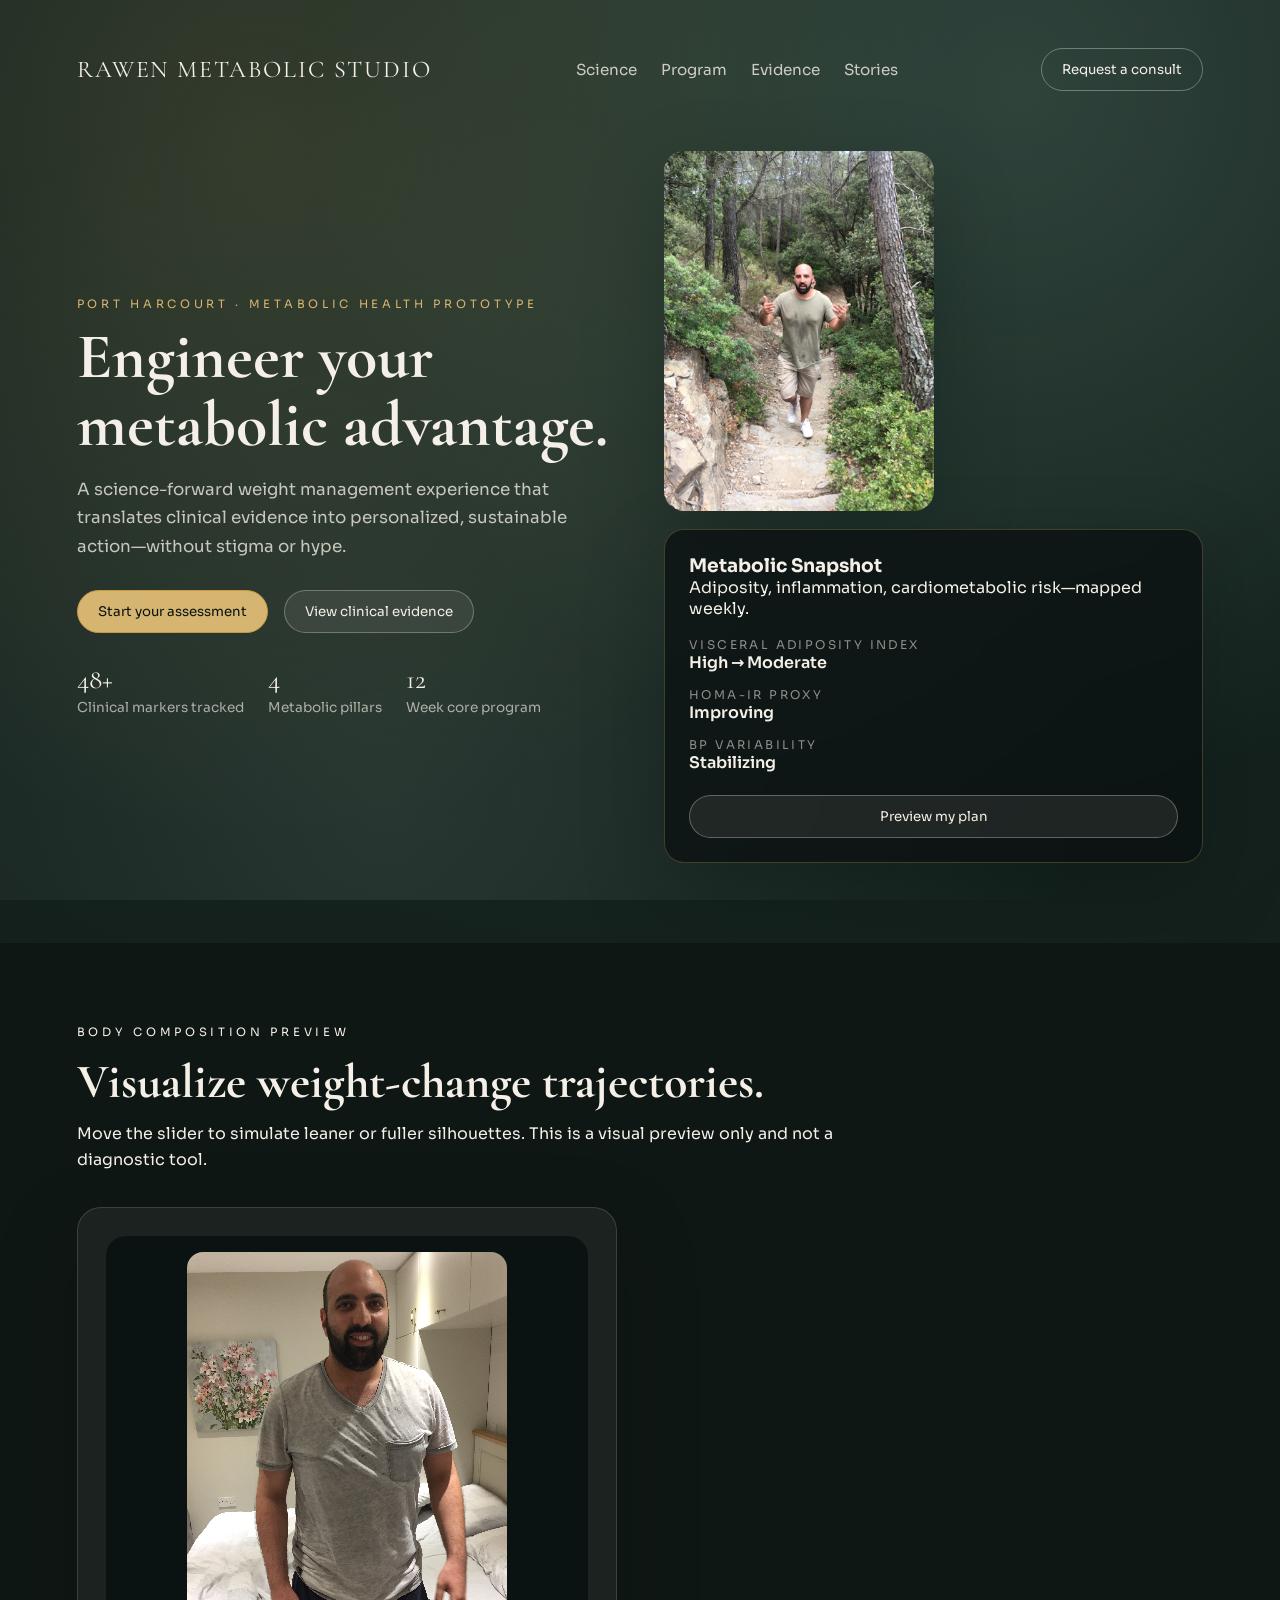
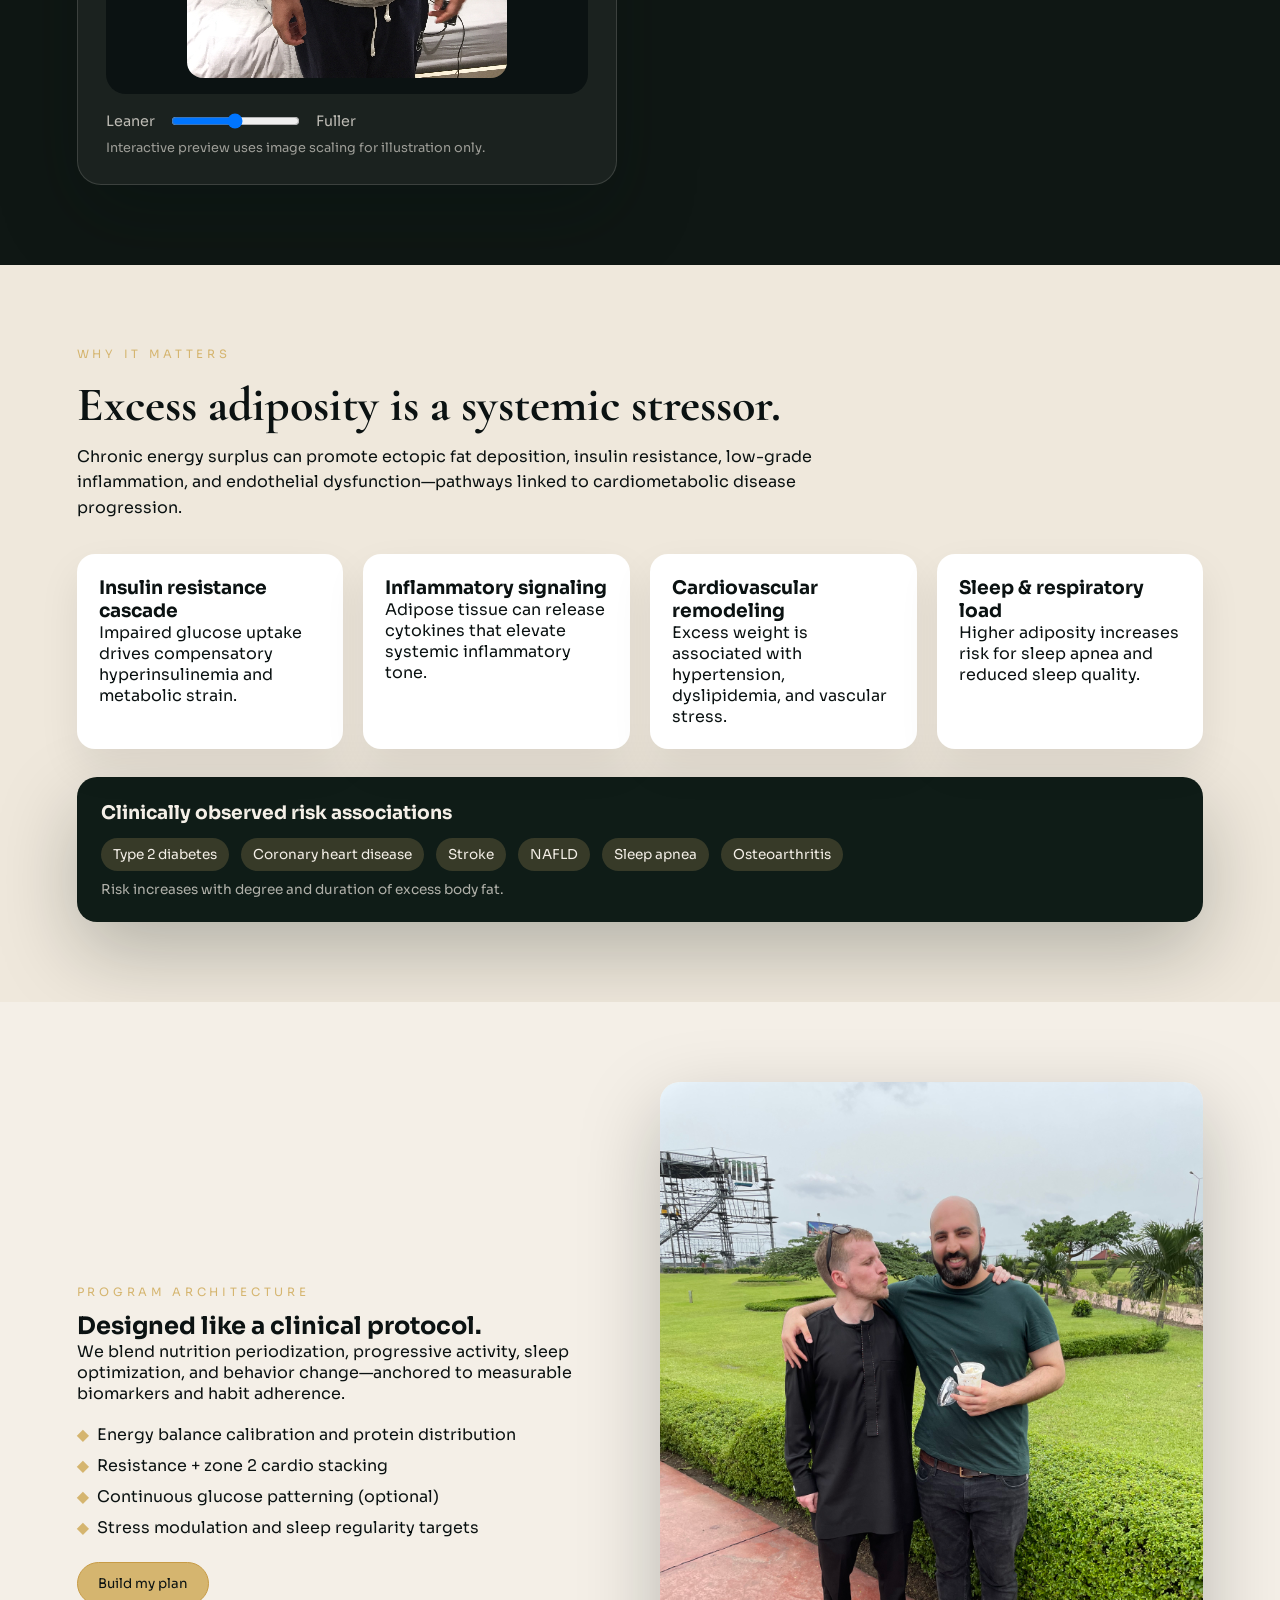
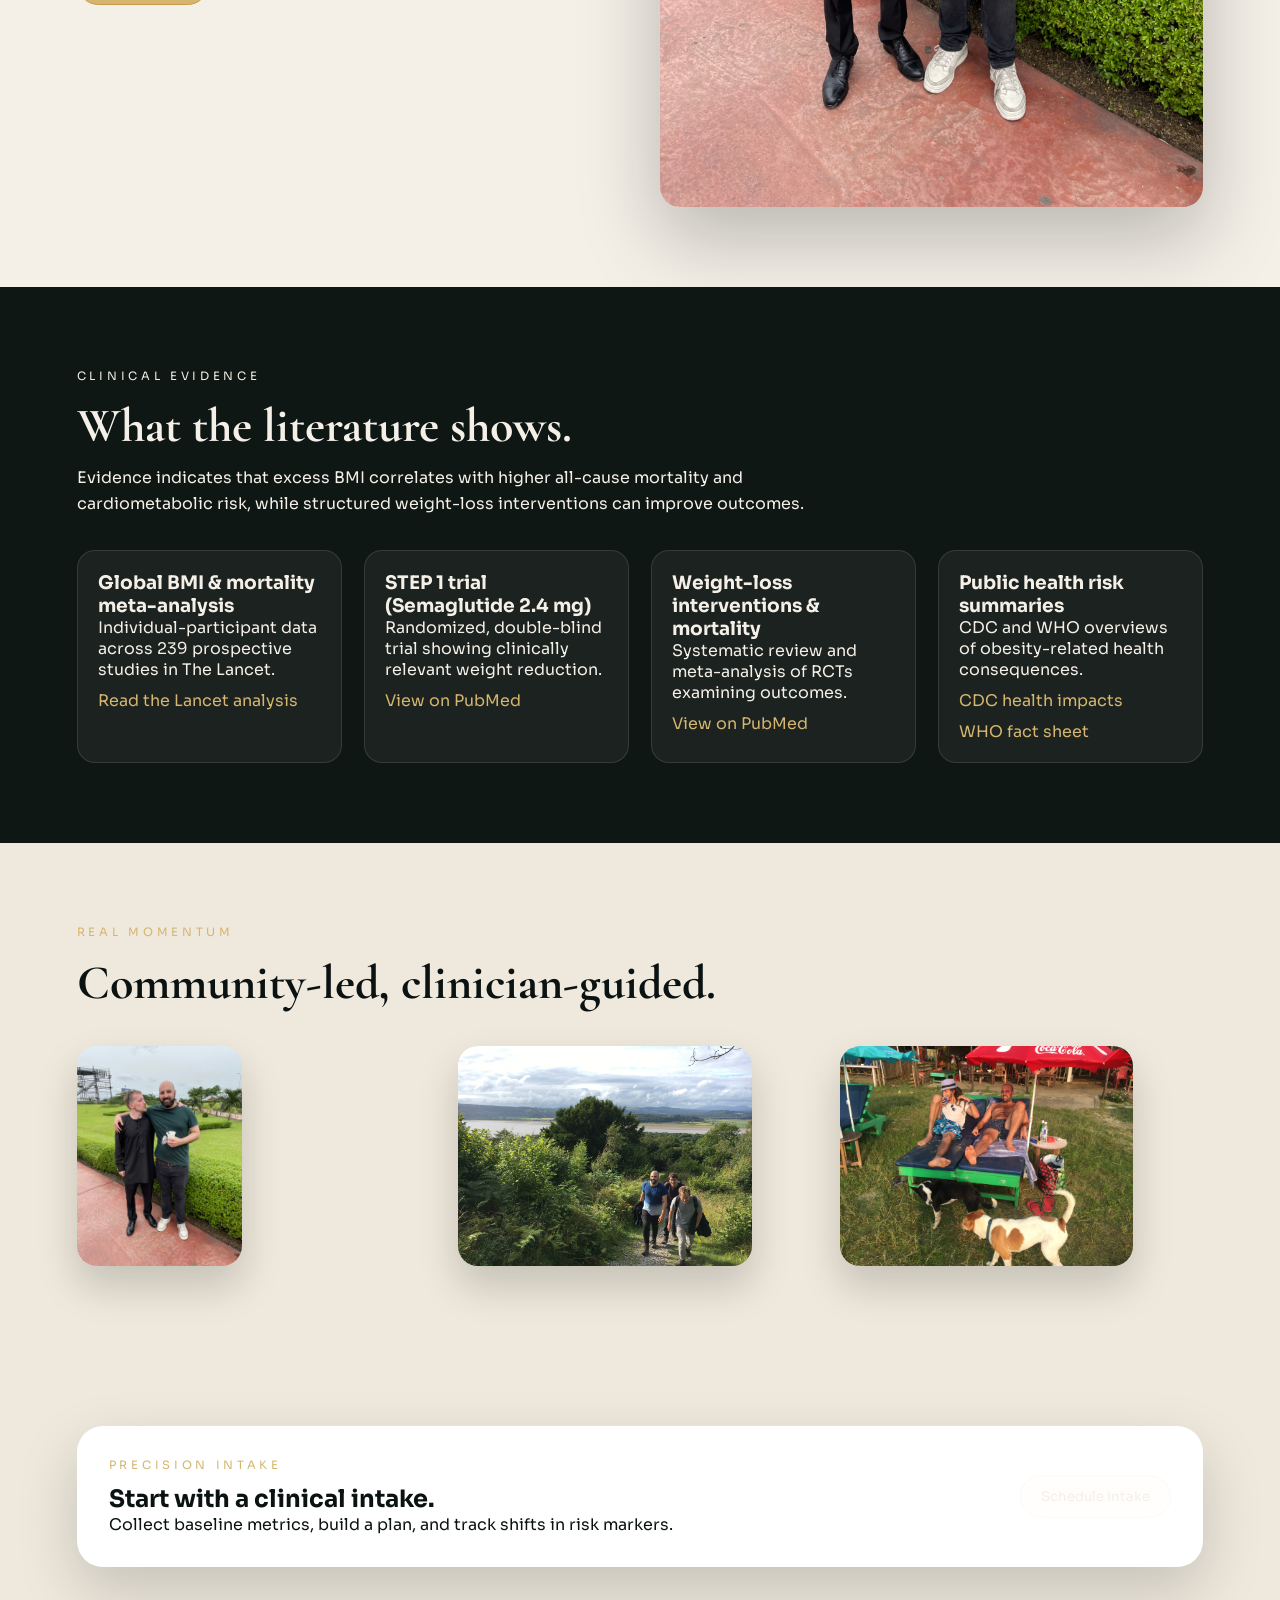
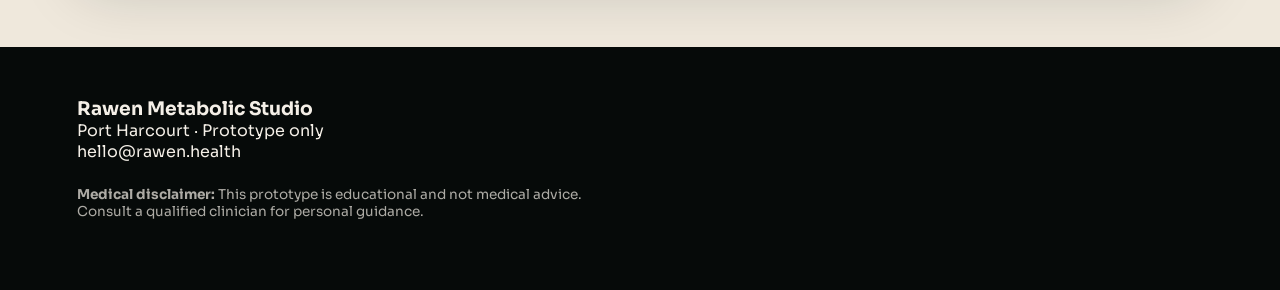
<file: docs/index.html>
<!DOCTYPE html>
<html lang="en">
<head>
  <meta charset="UTF-8" />
  <meta name="viewport" content="width=device-width, initial-scale=1.0" />
  <title>Rawen Metabolic Studio</title>
  <link rel="preconnect" href="https://fonts.googleapis.com" />
  <link rel="preconnect" href="https://fonts.gstatic.com" crossorigin />
  <link href="https://fonts.googleapis.com/css2?family=Cormorant+Garamond:wght@400;500;600;700&family=Sora:wght@300;400;500;600;700&display=swap" rel="stylesheet" />
  <link rel="stylesheet" href="styles.css?v=79c1704" />
</head>
<body>
  <div class="aura"></div>

  <header class="hero">
    <nav class="nav">
      <div class="logo">Rawen Metabolic Studio</div>
      <div class="nav-links">
        <a href="#science">Science</a>
        <a href="#program">Program</a>
        <a href="#evidence">Evidence</a>
        <a href="#stories">Stories</a>
      </div>
      <button class="btn ghost">Request a consult</button>
    </nav>

    <div class="hero-grid">
      <div class="hero-copy">
        <p class="eyebrow">Port Harcourt · Metabolic Health Prototype</p>
        <h1>Engineer your metabolic advantage.</h1>
        <p class="lead">
          A science-forward weight management experience that translates clinical evidence
          into personalized, sustainable action—without stigma or hype.
        </p>
        <div class="hero-actions">
          <button class="btn primary">Start your assessment</button>
          <button class="btn light">View clinical evidence</button>
        </div>
        <div class="metrics">
          <div>
            <span class="metric">48+</span>
            <span class="label">Clinical markers tracked</span>
          </div>
          <div>
            <span class="metric">4</span>
            <span class="label">Metabolic pillars</span>
          </div>
          <div>
            <span class="metric">12</span>
            <span class="label">Week core program</span>
          </div>
        </div>
      </div>

      <div class="hero-media">
        <img src="assets/hero-hike.jpg" alt="Trail walk" />
        <div class="hero-card">
          <h3>Metabolic Snapshot</h3>
          <p>Adiposity, inflammation, cardiometabolic risk—mapped weekly.</p>
          <div class="snapshot">
            <div>
              <span>Visceral adiposity index</span>
              <strong>High → Moderate</strong>
            </div>
            <div>
              <span>HOMA-IR proxy</span>
              <strong>Improving</strong>
            </div>
            <div>
              <span>BP variability</span>
              <strong>Stabilizing</strong>
            </div>
          </div>
          <button class="btn light full">Preview my plan</button>
        </div>
      </div>
    </div>
  </header>

  <section class="section slider-section">
    <div class="section-title">
      <p class="eyebrow">Body Composition Preview</p>
      <h2>Visualize weight-change trajectories.</h2>
      <p>
        Move the slider to simulate leaner or fuller silhouettes. This is a
        visual preview only and not a diagnostic tool.
      </p>
    </div>
    <div class="slider-card">
      <div class="slider-frame">
        <canvas id="weightCanvas" width="720" height="960" aria-label="Weight change preview"></canvas>
      </div>
      <div class="slider-controls">
        <span>Leaner</span>
        <input id="weightSlider" type="range" min="-60" max="60" value="0" />
        <span>Fuller</span>
      </div>
      <p class="slider-note">Interactive preview uses image scaling for illustration only.</p>
    </div>
  </section>

  <section id="science" class="section science">
    <div class="section-title">
      <p class="eyebrow">Why It Matters</p>
      <h2>Excess adiposity is a systemic stressor.</h2>
      <p>
        Chronic energy surplus can promote ectopic fat deposition, insulin resistance,
        low-grade inflammation, and endothelial dysfunction—pathways linked to cardiometabolic
        disease progression.
      </p>
    </div>
    <div class="science-grid">
      <article>
        <h3>Insulin resistance cascade</h3>
        <p>Impaired glucose uptake drives compensatory hyperinsulinemia and metabolic strain.</p>
      </article>
      <article>
        <h3>Inflammatory signaling</h3>
        <p>Adipose tissue can release cytokines that elevate systemic inflammatory tone.</p>
      </article>
      <article>
        <h3>Cardiovascular remodeling</h3>
        <p>Excess weight is associated with hypertension, dyslipidemia, and vascular stress.</p>
      </article>
      <article>
        <h3>Sleep & respiratory load</h3>
        <p>Higher adiposity increases risk for sleep apnea and reduced sleep quality.</p>
      </article>
    </div>
    <div class="risk-panel">
      <h3>Clinically observed risk associations</h3>
      <div class="risk-list">
        <span>Type 2 diabetes</span>
        <span>Coronary heart disease</span>
        <span>Stroke</span>
        <span>NAFLD</span>
        <span>Sleep apnea</span>
        <span>Osteoarthritis</span>
      </div>
      <p class="risk-note">Risk increases with degree and duration of excess body fat.</p>
    </div>
  </section>

  <section id="program" class="section program">
    <div class="program-grid">
      <div class="program-copy">
        <p class="eyebrow">Program Architecture</p>
        <h2>Designed like a clinical protocol.</h2>
        <p>
          We blend nutrition periodization, progressive activity, sleep optimization,
          and behavior change—anchored to measurable biomarkers and habit adherence.
        </p>
        <ul class="feature-list">
          <li>Energy balance calibration and protein distribution</li>
          <li>Resistance + zone 2 cardio stacking</li>
          <li>Continuous glucose patterning (optional)</li>
          <li>Stress modulation and sleep regularity targets</li>
        </ul>
        <button class="btn primary">Build my plan</button>
      </div>
      <div class="program-media">
        <img src="assets/outdoor-duo.jpg" alt="Outdoor portrait" />
      </div>
    </div>
  </section>

  <section id="evidence" class="section evidence">
    <div class="section-title">
      <p class="eyebrow">Clinical Evidence</p>
      <h2>What the literature shows.</h2>
      <p>
        Evidence indicates that excess BMI correlates with higher all-cause mortality and
        cardiometabolic risk, while structured weight-loss interventions can improve outcomes.
      </p>
    </div>
    <div class="evidence-grid">
      <article>
        <h3>Global BMI & mortality meta-analysis</h3>
        <p>Individual-participant data across 239 prospective studies in The Lancet.</p>
        <a href="https://www.ukbiobank.ac.uk/publications/body-mass-index-and-all-cause-mortality-individual-participant-data-meta-analysis-of-239-prospective-studies-in-four-continents/" target="_blank" rel="noreferrer">Read the Lancet analysis</a>
      </article>
      <article>
        <h3>STEP 1 trial (Semaglutide 2.4 mg)</h3>
        <p>Randomized, double-blind trial showing clinically relevant weight reduction.</p>
        <a href="https://pubmed.ncbi.nlm.nih.gov/33567185/" target="_blank" rel="noreferrer">View on PubMed</a>
      </article>
      <article>
        <h3>Weight-loss interventions & mortality</h3>
        <p>Systematic review and meta-analysis of RCTs examining outcomes.</p>
        <a href="https://pubmed.ncbi.nlm.nih.gov/29138133/" target="_blank" rel="noreferrer">View on PubMed</a>
      </article>
      <article>
        <h3>Public health risk summaries</h3>
        <p>CDC and WHO overviews of obesity-related health consequences.</p>
        <a href="https://www.cdc.gov/healthy-weight-growth/food-activity/overweight-obesity-impacts-health.html" target="_blank" rel="noreferrer">CDC health impacts</a>
        <a href="https://www.who.int/news-room/fact-sheets/detail/obesity-and-overweight" target="_blank" rel="noreferrer">WHO fact sheet</a>
      </article>
    </div>
  </section>

  <section id="stories" class="section stories">
    <div class="section-title">
      <p class="eyebrow">Real Momentum</p>
      <h2>Community-led, clinician-guided.</h2>
    </div>
    <div class="gallery">
      <img src="assets/outdoor-duo.jpg" alt="Outdoor portrait" />
      <img src="assets/community-room.jpg" alt="Community gathering" />
      <img src="assets/beach-relax.jpg" alt="Beach break" />
    </div>
  </section>

  <section class="section cta">
    <div class="cta-card">
      <div>
        <p class="eyebrow">Precision Intake</p>
        <h2>Start with a clinical intake.</h2>
        <p>Collect baseline metrics, build a plan, and track shifts in risk markers.</p>
      </div>
      <button class="btn light">Schedule intake</button>
    </div>
  </section>

  <footer class="footer">
    <div>
      <h3>Rawen Metabolic Studio</h3>
      <p>Port Harcourt · Prototype only</p>
      <p>hello@rawen.health</p>
    </div>
    <div class="footer-note">
      <p><strong>Medical disclaimer:</strong> This prototype is educational and not medical advice. Consult a qualified clinician for personal guidance.</p>
    </div>
  </footer>

  <script src="app.js?v=79c1704"></script>
</body>
</html>
</file>
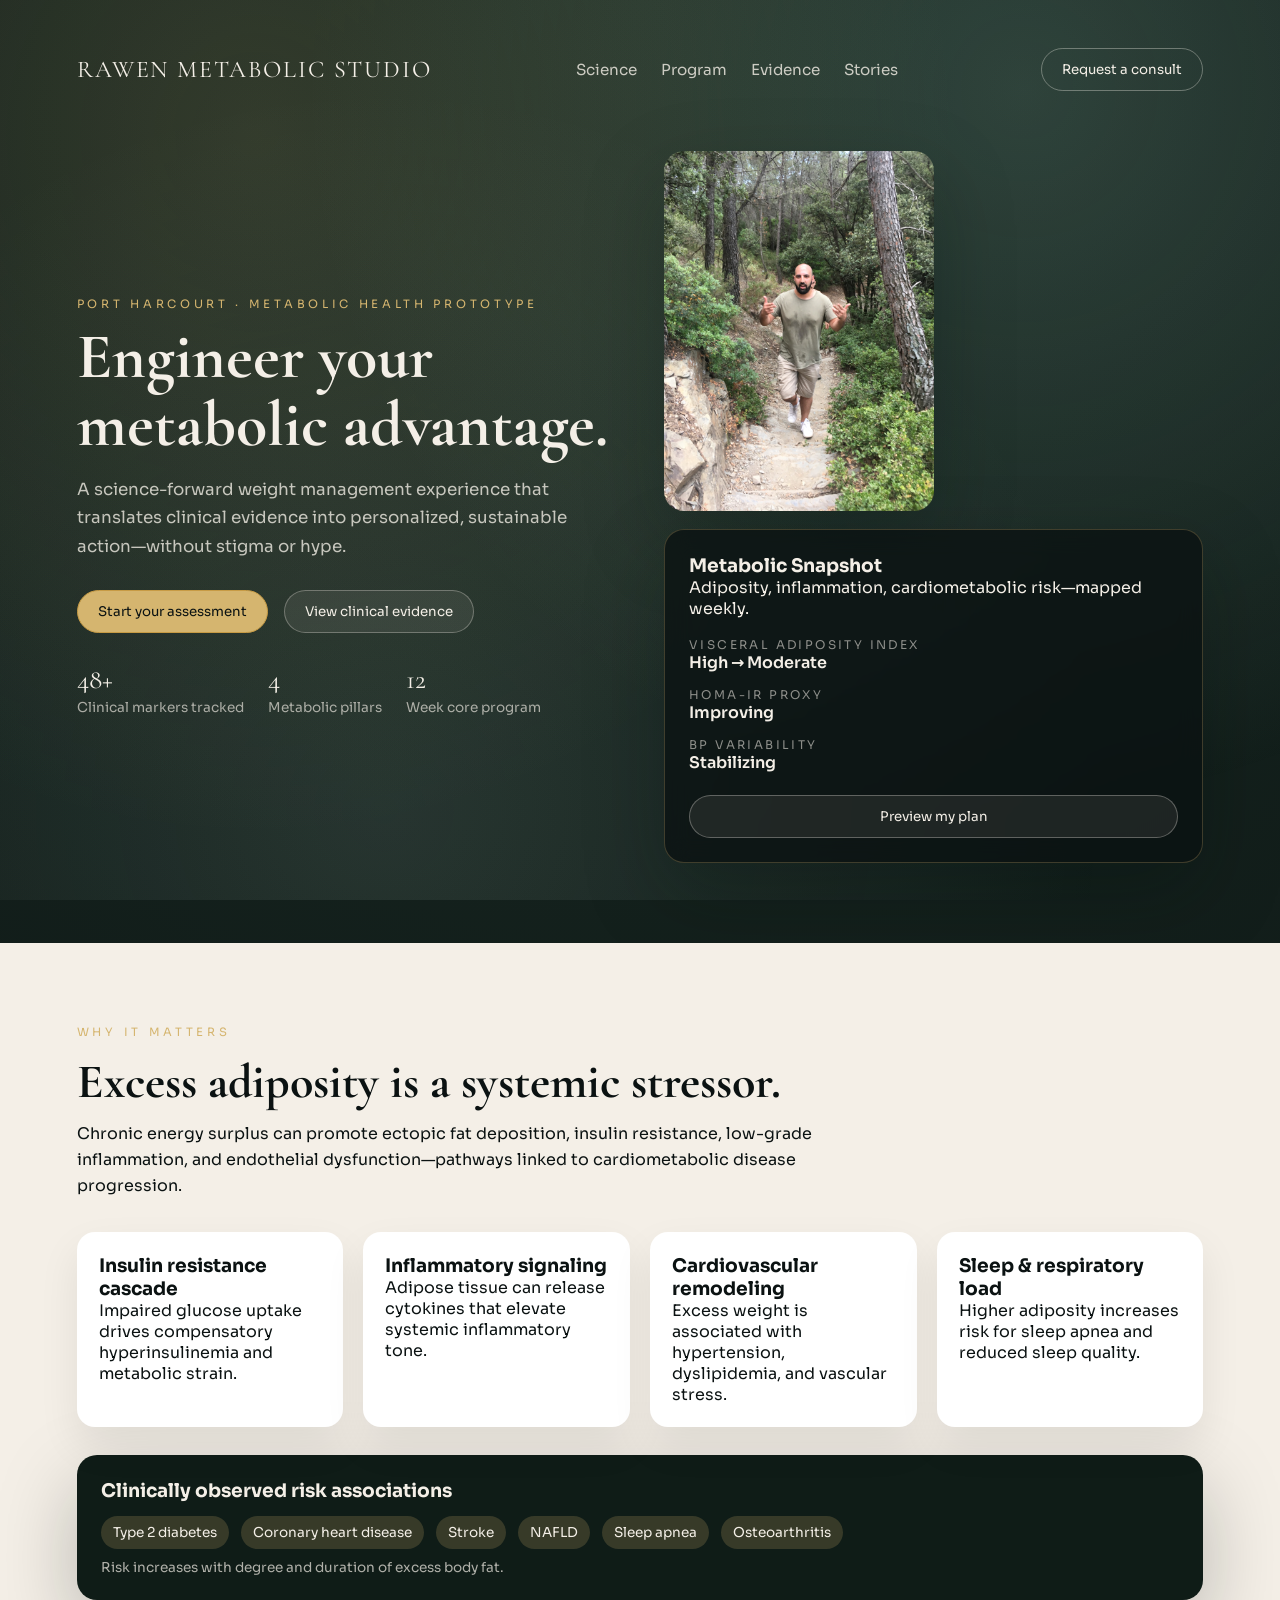
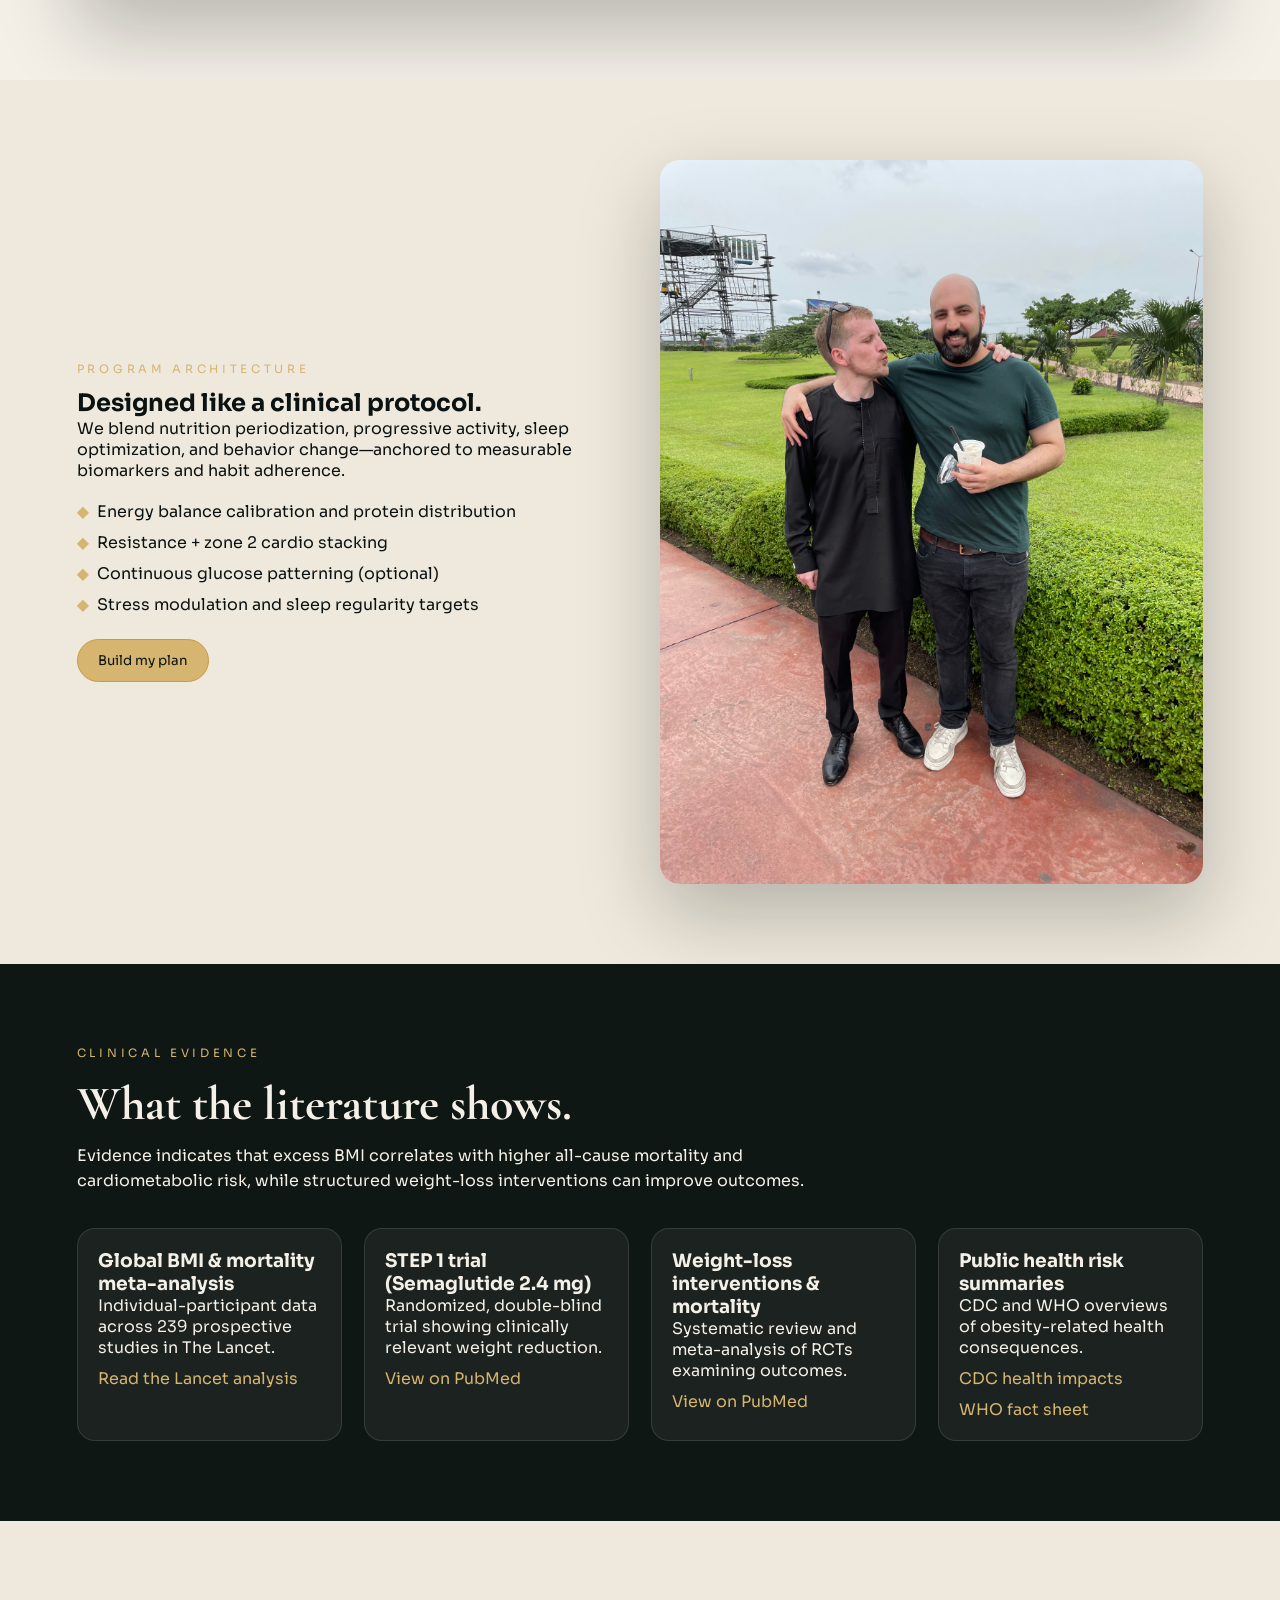
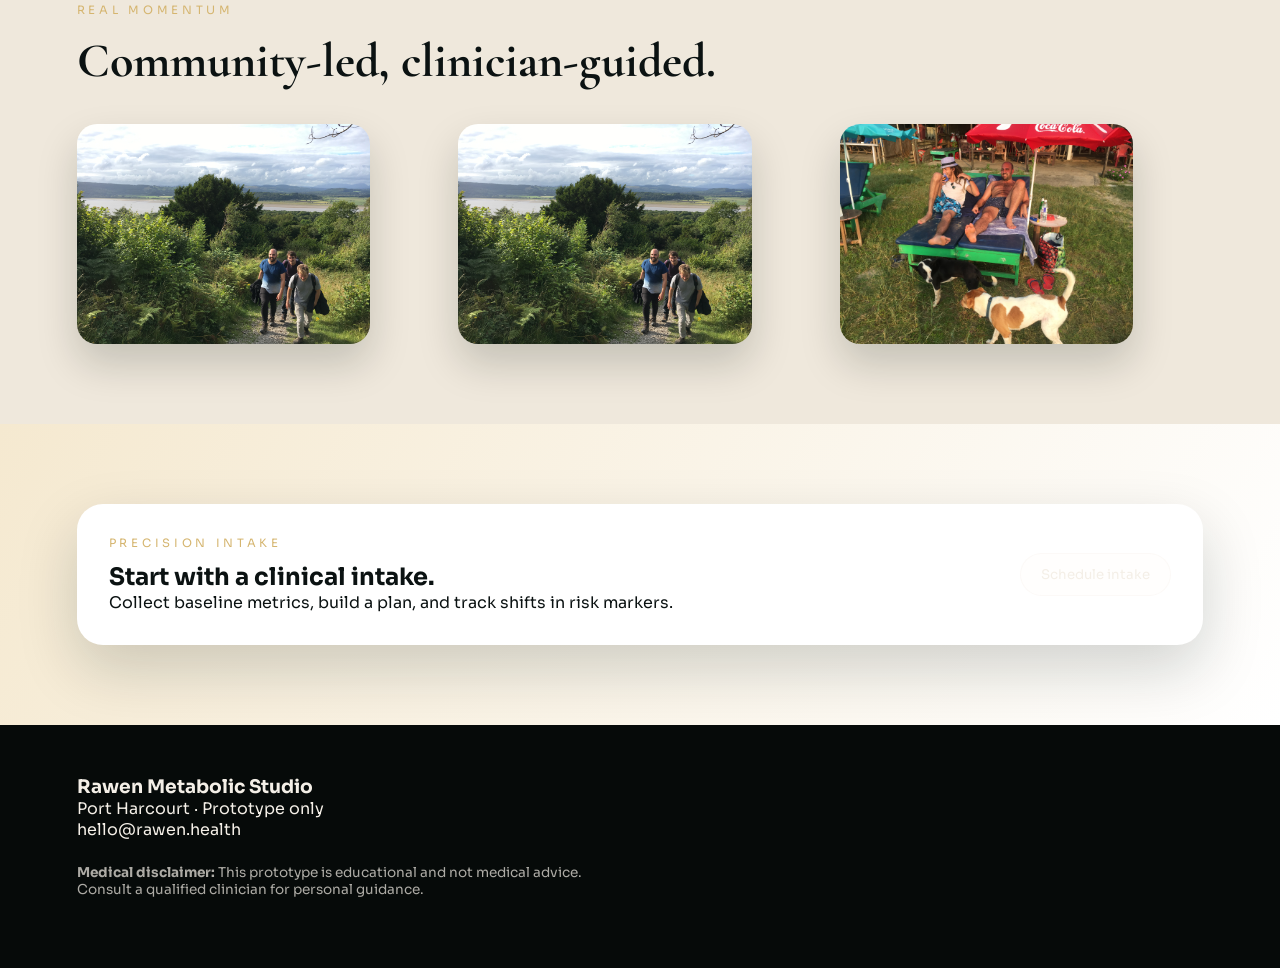
<file: src/index.html>
<!DOCTYPE html>
<html lang="en">
<head>
  <meta charset="UTF-8" />
  <meta name="viewport" content="width=device-width, initial-scale=1.0" />
  <title>Rawen Metabolic Studio</title>
  <link rel="preconnect" href="https://fonts.googleapis.com" />
  <link rel="preconnect" href="https://fonts.gstatic.com" crossorigin />
  <link href="https://fonts.googleapis.com/css2?family=Cormorant+Garamond:wght@400;500;600;700&family=Sora:wght@300;400;500;600;700&display=swap" rel="stylesheet" />
  <link rel="stylesheet" href="styles.css" />
</head>
<body>
  <div class="aura"></div>

  <header class="hero">
    <nav class="nav">
      <div class="logo">Rawen Metabolic Studio</div>
      <div class="nav-links">
        <a href="#science">Science</a>
        <a href="#program">Program</a>
        <a href="#evidence">Evidence</a>
        <a href="#stories">Stories</a>
      </div>
      <button class="btn ghost">Request a consult</button>
    </nav>

    <div class="hero-grid">
      <div class="hero-copy">
        <p class="eyebrow">Port Harcourt · Metabolic Health Prototype</p>
        <h1>Engineer your metabolic advantage.</h1>
        <p class="lead">
          A science-forward weight management experience that translates clinical evidence
          into personalized, sustainable action—without stigma or hype.
        </p>
        <div class="hero-actions">
          <button class="btn primary">Start your assessment</button>
          <button class="btn light">View clinical evidence</button>
        </div>
        <div class="metrics">
          <div>
            <span class="metric">48+</span>
            <span class="label">Clinical markers tracked</span>
          </div>
          <div>
            <span class="metric">4</span>
            <span class="label">Metabolic pillars</span>
          </div>
          <div>
            <span class="metric">12</span>
            <span class="label">Week core program</span>
          </div>
        </div>
      </div>

      <div class="hero-media">
        <img src="../assets/hero-hike.jpg" alt="Trail walk" />
        <div class="hero-card">
          <h3>Metabolic Snapshot</h3>
          <p>Adiposity, inflammation, cardiometabolic risk—mapped weekly.</p>
          <div class="snapshot">
            <div>
              <span>Visceral adiposity index</span>
              <strong>High → Moderate</strong>
            </div>
            <div>
              <span>HOMA-IR proxy</span>
              <strong>Improving</strong>
            </div>
            <div>
              <span>BP variability</span>
              <strong>Stabilizing</strong>
            </div>
          </div>
          <button class="btn light full">Preview my plan</button>
        </div>
      </div>
    </div>
  </header>

  <section id="science" class="section science">
    <div class="section-title">
      <p class="eyebrow">Why It Matters</p>
      <h2>Excess adiposity is a systemic stressor.</h2>
      <p>
        Chronic energy surplus can promote ectopic fat deposition, insulin resistance,
        low-grade inflammation, and endothelial dysfunction—pathways linked to cardiometabolic
        disease progression.
      </p>
    </div>
    <div class="science-grid">
      <article>
        <h3>Insulin resistance cascade</h3>
        <p>Impaired glucose uptake drives compensatory hyperinsulinemia and metabolic strain.</p>
      </article>
      <article>
        <h3>Inflammatory signaling</h3>
        <p>Adipose tissue can release cytokines that elevate systemic inflammatory tone.</p>
      </article>
      <article>
        <h3>Cardiovascular remodeling</h3>
        <p>Excess weight is associated with hypertension, dyslipidemia, and vascular stress.</p>
      </article>
      <article>
        <h3>Sleep & respiratory load</h3>
        <p>Higher adiposity increases risk for sleep apnea and reduced sleep quality.</p>
      </article>
    </div>
    <div class="risk-panel">
      <h3>Clinically observed risk associations</h3>
      <div class="risk-list">
        <span>Type 2 diabetes</span>
        <span>Coronary heart disease</span>
        <span>Stroke</span>
        <span>NAFLD</span>
        <span>Sleep apnea</span>
        <span>Osteoarthritis</span>
      </div>
      <p class="risk-note">Risk increases with degree and duration of excess body fat.</p>
    </div>
  </section>

  <section id="program" class="section program">
    <div class="program-grid">
      <div class="program-copy">
        <p class="eyebrow">Program Architecture</p>
        <h2>Designed like a clinical protocol.</h2>
        <p>
          We blend nutrition periodization, progressive activity, sleep optimization,
          and behavior change—anchored to measurable biomarkers and habit adherence.
        </p>
        <ul class="feature-list">
          <li>Energy balance calibration and protein distribution</li>
          <li>Resistance + zone 2 cardio stacking</li>
          <li>Continuous glucose patterning (optional)</li>
          <li>Stress modulation and sleep regularity targets</li>
        </ul>
        <button class="btn primary">Build my plan</button>
      </div>
      <div class="program-media">
        <img src="../assets/outdoor-duo.jpg" alt="Outdoor portrait" />
      </div>
    </div>
  </section>

  <section id="evidence" class="section evidence">
    <div class="section-title">
      <p class="eyebrow">Clinical Evidence</p>
      <h2>What the literature shows.</h2>
      <p>
        Evidence indicates that excess BMI correlates with higher all-cause mortality and
        cardiometabolic risk, while structured weight-loss interventions can improve outcomes.
      </p>
    </div>
    <div class="evidence-grid">
      <article>
        <h3>Global BMI & mortality meta-analysis</h3>
        <p>Individual-participant data across 239 prospective studies in The Lancet.</p>
        <a href="https://www.ukbiobank.ac.uk/publications/body-mass-index-and-all-cause-mortality-individual-participant-data-meta-analysis-of-239-prospective-studies-in-four-continents/" target="_blank" rel="noreferrer">Read the Lancet analysis</a>
      </article>
      <article>
        <h3>STEP 1 trial (Semaglutide 2.4 mg)</h3>
        <p>Randomized, double-blind trial showing clinically relevant weight reduction.</p>
        <a href="https://pubmed.ncbi.nlm.nih.gov/33567185/" target="_blank" rel="noreferrer">View on PubMed</a>
      </article>
      <article>
        <h3>Weight-loss interventions & mortality</h3>
        <p>Systematic review and meta-analysis of RCTs examining outcomes.</p>
        <a href="https://pubmed.ncbi.nlm.nih.gov/29138133/" target="_blank" rel="noreferrer">View on PubMed</a>
      </article>
      <article>
        <h3>Public health risk summaries</h3>
        <p>CDC and WHO overviews of obesity-related health consequences.</p>
        <a href="https://www.cdc.gov/healthy-weight-growth/food-activity/overweight-obesity-impacts-health.html" target="_blank" rel="noreferrer">CDC health impacts</a>
        <a href="https://www.who.int/news-room/fact-sheets/detail/obesity-and-overweight" target="_blank" rel="noreferrer">WHO fact sheet</a>
      </article>
    </div>
  </section>

  <section id="stories" class="section stories">
    <div class="section-title">
      <p class="eyebrow">Real Momentum</p>
      <h2>Community-led, clinician-guided.</h2>
    </div>
    <div class="gallery">
      <img src="../assets/trail-group.jpg" alt="Trail group" />
      <img src="../assets/community-room.jpg" alt="Community gathering" />
      <img src="../assets/beach-relax.jpg" alt="Beach break" />
    </div>
  </section>

  <section class="section cta">
    <div class="cta-card">
      <div>
        <p class="eyebrow">Precision Intake</p>
        <h2>Start with a clinical intake.</h2>
        <p>Collect baseline metrics, build a plan, and track shifts in risk markers.</p>
      </div>
      <button class="btn light">Schedule intake</button>
    </div>
  </section>

  <footer class="footer">
    <div>
      <h3>Rawen Metabolic Studio</h3>
      <p>Port Harcourt · Prototype only</p>
      <p>hello@rawen.health</p>
    </div>
    <div class="footer-note">
      <p><strong>Medical disclaimer:</strong> This prototype is educational and not medical advice. Consult a qualified clinician for personal guidance.</p>
    </div>
  </footer>

  <script src="app.js"></script>
</body>
</html>
</file>
<file: docs/styles.css>
:root {
  --ink: #0b1212;
  --deep: #0a1a16;
  --mint: #cfe9dd;
  --sage: #8fb6a6;
  --sand: #f4efe7;
  --sun: #d5b56f;
  --glass: rgba(255, 255, 255, 0.08);
  --shadow: 0 30px 80px rgba(5, 15, 12, 0.25);
}

* {
  box-sizing: border-box;
  margin: 0;
  padding: 0;
}

body {
  font-family: "Sora", system-ui, sans-serif;
  color: var(--sand);
  background: radial-gradient(circle at top, #1a2b24 0%, #0b1212 50%, #070b0a 100%);
  min-height: 100vh;
}

img {
  max-width: 100%;
  display: block;
  border-radius: 20px;
  image-orientation: from-image;
}

.aura {
  position: fixed;
  inset: 0;
  background: radial-gradient(circle at 20% 15%, rgba(213, 181, 111, 0.15), transparent 55%),
    radial-gradient(circle at 80% 10%, rgba(143, 182, 166, 0.2), transparent 55%),
    radial-gradient(circle at 30% 90%, rgba(207, 233, 221, 0.1), transparent 60%);
  pointer-events: none;
  z-index: 0;
}

.hero,
.section,
.footer {
  position: relative;
  z-index: 1;
}

.hero {
  padding: 48px 6vw 80px;
}

.nav {
  display: flex;
  justify-content: space-between;
  align-items: center;
  margin-bottom: 60px;
}

.logo {
  font-family: "Cormorant Garamond", serif;
  font-size: 1.5rem;
  letter-spacing: 0.08em;
  text-transform: uppercase;
}

.nav-links {
  display: flex;
  gap: 24px;
}

.nav a {
  color: var(--sand);
  text-decoration: none;
  font-size: 0.95rem;
  opacity: 0.8;
}

.hero-grid {
  display: grid;
  grid-template-columns: repeat(auto-fit, minmax(280px, 1fr));
  gap: 48px;
  align-items: center;
}

.hero-copy h1 {
  font-family: "Cormorant Garamond", serif;
  font-size: clamp(2.8rem, 5vw, 4.6rem);
  line-height: 1.05;
  margin-bottom: 18px;
}

.eyebrow {
  text-transform: uppercase;
  letter-spacing: 0.32em;
  font-size: 0.72rem;
  color: var(--sun);
  margin-bottom: 12px;
}

.lead {
  font-size: 1.05rem;
  line-height: 1.7;
  color: rgba(244, 239, 231, 0.78);
  margin-bottom: 28px;
}

.hero-actions {
  display: flex;
  gap: 16px;
  flex-wrap: wrap;
  margin-bottom: 30px;
}

.metrics {
  display: flex;
  gap: 24px;
  flex-wrap: wrap;
}

.metric {
  font-family: "Cormorant Garamond", serif;
  font-size: 1.7rem;
  display: block;
}

.label {
  font-size: 0.85rem;
  opacity: 0.65;
}

.hero-media {
  position: relative;
  display: grid;
  gap: 18px;
}

.hero-media img {
  height: 360px;
  object-fit: cover;
  box-shadow: var(--shadow);
  animation: floatUp 16s ease-in-out infinite;
}

.hero-card {
  background: rgba(11, 18, 18, 0.8);
  border: 1px solid rgba(213, 181, 111, 0.25);
  border-radius: 20px;
  padding: 24px;
  backdrop-filter: blur(12px);
  box-shadow: var(--shadow);
}

.snapshot {
  display: grid;
  gap: 14px;
  margin: 18px 0 22px;
}

.snapshot span {
  display: block;
  font-size: 0.75rem;
  text-transform: uppercase;
  letter-spacing: 0.2em;
  color: rgba(244, 239, 231, 0.55);
}

.snapshot strong {
  font-weight: 600;
}

.btn {
  padding: 12px 20px;
  border-radius: 999px;
  border: 1px solid transparent;
  font-family: inherit;
  cursor: pointer;
  transition: transform 0.2s ease, box-shadow 0.2s ease;
}

.btn.primary {
  background: var(--sun);
  color: var(--ink);
  border-color: #c79b45;
}

.btn.primary:hover {
  transform: translateY(-2px);
  box-shadow: 0 16px 40px rgba(213, 181, 111, 0.25);
}

.btn.light {
  background: rgba(244, 239, 231, 0.08);
  color: var(--sand);
  border-color: rgba(244, 239, 231, 0.3);
}

.btn.ghost {
  background: transparent;
  color: var(--sand);
  border-color: rgba(244, 239, 231, 0.35);
}

.btn.full {
  width: 100%;
}

.btn.clicked {
  transform: scale(0.98);
}

.section {
  padding: 80px 6vw;
  background: var(--sand);
  color: var(--ink);
}

.section:nth-of-type(even) {
  background: #efe8dc;
}

.section-title {
  margin-bottom: 34px;
  max-width: 780px;
}

.section-title h2 {
  font-family: "Cormorant Garamond", serif;
  font-size: clamp(2rem, 4vw, 3rem);
  margin-bottom: 10px;
}

.section-title p {
  line-height: 1.6;
}

.science-grid {
  display: grid;
  grid-template-columns: repeat(auto-fit, minmax(220px, 1fr));
  gap: 20px;
}

.science-grid article {
  background: #ffffff;
  padding: 22px;
  border-radius: 18px;
  box-shadow: 0 18px 40px rgba(5, 15, 12, 0.08);
}

.risk-panel {
  margin-top: 28px;
  padding: 24px;
  border-radius: 20px;
  background: #0f1c17;
  color: var(--sand);
  box-shadow: var(--shadow);
}

.risk-list {
  display: flex;
  gap: 12px;
  flex-wrap: wrap;
  margin: 14px 0 10px;
}

.risk-list span {
  background: rgba(213, 181, 111, 0.2);
  padding: 8px 12px;
  border-radius: 999px;
  font-size: 0.85rem;
}

.risk-note {
  font-size: 0.85rem;
  opacity: 0.7;
}

.program-grid {
  display: grid;
  grid-template-columns: repeat(auto-fit, minmax(260px, 1fr));
  gap: 40px;
  align-items: center;
}

.program-media img {
  min-height: 320px;
  object-fit: cover;
  box-shadow: var(--shadow);
}

.feature-list {
  list-style: none;
  display: grid;
  gap: 10px;
  margin: 20px 0 24px;
}

.feature-list li::before {
  content: "◆";
  margin-right: 8px;
  color: var(--sun);
}

.section.evidence {
  background: #0f1714 !important;
  color: var(--sand) !important;
}

.evidence .section-title h2,
.evidence .section-title p,
.evidence h3,
.evidence p {
  color: var(--sand) !important;
}

.evidence .eyebrow {
  color: var(--sun);
}

.evidence-grid {
  display: grid;
  grid-template-columns: repeat(auto-fit, minmax(220px, 1fr));
  gap: 22px;
}

.evidence-grid article {
  background: rgba(255, 255, 255, 0.05);
  padding: 20px;
  border-radius: 18px;
  border: 1px solid rgba(244, 239, 231, 0.12);
}

.evidence-grid a {
  display: inline-block;
  margin-top: 10px;
  color: var(--sun);
  text-decoration: none;
}

.stories {
  background: #efe8dc;
}

.gallery {
  display: grid;
  grid-template-columns: repeat(auto-fit, minmax(240px, 1fr));
  gap: 18px;
}

.gallery img {
  height: 220px;
  object-fit: cover;
  box-shadow: 0 20px 40px rgba(5, 15, 12, 0.18);
}

.slider-section {
  background: #0f1714;
  color: var(--sand);
}

.slider-section .section-title h2,
.slider-section .section-title p {
  color: var(--sand);
}

.slider-section .eyebrow {
  color: var(--sun);
}

.slider-card {
  background: rgba(255, 255, 255, 0.05);
  border-radius: 24px;
  padding: 28px;
  border: 1px solid rgba(244, 239, 231, 0.15);
  box-shadow: var(--shadow);
  max-width: 540px;
}

.slider-frame {
  background: #0b1212;
  border-radius: 20px;
  padding: 16px;
  display: grid;
  place-items: center;
  margin-bottom: 18px;
}

.slider-frame canvas {
  width: min(78vw, 320px);
  height: auto;
  border-radius: 16px;
  background: #0b1212;
}

.slider-controls {
  display: flex;
  align-items: center;
  gap: 16px;
  color: rgba(244, 239, 231, 0.75);
  font-size: 0.9rem;
}

.slider-controls input[type=\"range\"] {
  flex: 1;
  accent-color: var(--sun);
}

.slider-note {
  margin-top: 10px;
  font-size: 0.8rem;
  opacity: 0.6;
}

.cta {
  background: linear-gradient(120deg, #f5e9d0 0%, #ffffff 100%);
}

.cta-card {
  display: flex;
  justify-content: space-between;
  align-items: center;
  gap: 20px;
  background: #ffffff;
  padding: 32px;
  border-radius: 26px;
  box-shadow: 0 24px 60px rgba(13, 27, 30, 0.18);
}

.footer {
  padding: 50px 6vw 70px;
  background: #060a09;
  color: var(--sand);
  display: grid;
  gap: 24px;
}

.footer-note {
  font-size: 0.85rem;
  opacity: 0.7;
  max-width: 520px;
}

@keyframes floatUp {
  0%, 100% { transform: translateY(0); }
  50% { transform: translateY(-12px); }
}

@media (max-width: 820px) {
  .nav-links {
    display: none;
  }

  .cta-card {
    flex-direction: column;
    align-items: flex-start;
  }
}
</file>
<file: src/styles.css>
:root {
  --ink: #0b1212;
  --deep: #0a1a16;
  --mint: #cfe9dd;
  --sage: #8fb6a6;
  --sand: #f4efe7;
  --sun: #d5b56f;
  --glass: rgba(255, 255, 255, 0.08);
  --shadow: 0 30px 80px rgba(5, 15, 12, 0.25);
}

* {
  box-sizing: border-box;
  margin: 0;
  padding: 0;
}

body {
  font-family: "Sora", system-ui, sans-serif;
  color: var(--sand);
  background: radial-gradient(circle at top, #1a2b24 0%, #0b1212 50%, #070b0a 100%);
  min-height: 100vh;
}

img {
  max-width: 100%;
  display: block;
  border-radius: 20px;
  image-orientation: from-image;
}

.aura {
  position: fixed;
  inset: 0;
  background: radial-gradient(circle at 20% 15%, rgba(213, 181, 111, 0.15), transparent 55%),
    radial-gradient(circle at 80% 10%, rgba(143, 182, 166, 0.2), transparent 55%),
    radial-gradient(circle at 30% 90%, rgba(207, 233, 221, 0.1), transparent 60%);
  pointer-events: none;
  z-index: 0;
}

.hero,
.section,
.footer {
  position: relative;
  z-index: 1;
}

.hero {
  padding: 48px 6vw 80px;
}

.nav {
  display: flex;
  justify-content: space-between;
  align-items: center;
  margin-bottom: 60px;
}

.logo {
  font-family: "Cormorant Garamond", serif;
  font-size: 1.5rem;
  letter-spacing: 0.08em;
  text-transform: uppercase;
}

.nav-links {
  display: flex;
  gap: 24px;
}

.nav a {
  color: var(--sand);
  text-decoration: none;
  font-size: 0.95rem;
  opacity: 0.8;
}

.hero-grid {
  display: grid;
  grid-template-columns: repeat(auto-fit, minmax(280px, 1fr));
  gap: 48px;
  align-items: center;
}

.hero-copy h1 {
  font-family: "Cormorant Garamond", serif;
  font-size: clamp(2.8rem, 5vw, 4.6rem);
  line-height: 1.05;
  margin-bottom: 18px;
}

.eyebrow {
  text-transform: uppercase;
  letter-spacing: 0.32em;
  font-size: 0.72rem;
  color: var(--sun);
  margin-bottom: 12px;
}

.lead {
  font-size: 1.05rem;
  line-height: 1.7;
  color: rgba(244, 239, 231, 0.78);
  margin-bottom: 28px;
}

.hero-actions {
  display: flex;
  gap: 16px;
  flex-wrap: wrap;
  margin-bottom: 30px;
}

.metrics {
  display: flex;
  gap: 24px;
  flex-wrap: wrap;
}

.metric {
  font-family: "Cormorant Garamond", serif;
  font-size: 1.7rem;
  display: block;
}

.label {
  font-size: 0.85rem;
  opacity: 0.65;
}

.hero-media {
  position: relative;
  display: grid;
  gap: 18px;
}

.hero-media img {
  height: 360px;
  object-fit: cover;
  box-shadow: var(--shadow);
  animation: floatUp 16s ease-in-out infinite;
}

.hero-card {
  background: rgba(11, 18, 18, 0.8);
  border: 1px solid rgba(213, 181, 111, 0.25);
  border-radius: 20px;
  padding: 24px;
  backdrop-filter: blur(12px);
  box-shadow: var(--shadow);
}

.snapshot {
  display: grid;
  gap: 14px;
  margin: 18px 0 22px;
}

.snapshot span {
  display: block;
  font-size: 0.75rem;
  text-transform: uppercase;
  letter-spacing: 0.2em;
  color: rgba(244, 239, 231, 0.55);
}

.snapshot strong {
  font-weight: 600;
}

.btn {
  padding: 12px 20px;
  border-radius: 999px;
  border: 1px solid transparent;
  font-family: inherit;
  cursor: pointer;
  transition: transform 0.2s ease, box-shadow 0.2s ease;
}

.btn.primary {
  background: var(--sun);
  color: var(--ink);
  border-color: #c79b45;
}

.btn.primary:hover {
  transform: translateY(-2px);
  box-shadow: 0 16px 40px rgba(213, 181, 111, 0.25);
}

.btn.light {
  background: rgba(244, 239, 231, 0.08);
  color: var(--sand);
  border-color: rgba(244, 239, 231, 0.3);
}

.btn.ghost {
  background: transparent;
  color: var(--sand);
  border-color: rgba(244, 239, 231, 0.35);
}

.btn.full {
  width: 100%;
}

.btn.clicked {
  transform: scale(0.98);
}

.section {
  padding: 80px 6vw;
  background: var(--sand);
  color: var(--ink);
}

.section:nth-of-type(even) {
  background: #efe8dc;
}

.section-title {
  margin-bottom: 34px;
  max-width: 780px;
}

.section-title h2 {
  font-family: "Cormorant Garamond", serif;
  font-size: clamp(2rem, 4vw, 3rem);
  margin-bottom: 10px;
}

.section-title p {
  line-height: 1.6;
}

.science-grid {
  display: grid;
  grid-template-columns: repeat(auto-fit, minmax(220px, 1fr));
  gap: 20px;
}

.science-grid article {
  background: #ffffff;
  padding: 22px;
  border-radius: 18px;
  box-shadow: 0 18px 40px rgba(5, 15, 12, 0.08);
}

.risk-panel {
  margin-top: 28px;
  padding: 24px;
  border-radius: 20px;
  background: #0f1c17;
  color: var(--sand);
  box-shadow: var(--shadow);
}

.risk-list {
  display: flex;
  gap: 12px;
  flex-wrap: wrap;
  margin: 14px 0 10px;
}

.risk-list span {
  background: rgba(213, 181, 111, 0.2);
  padding: 8px 12px;
  border-radius: 999px;
  font-size: 0.85rem;
}

.risk-note {
  font-size: 0.85rem;
  opacity: 0.7;
}

.program-grid {
  display: grid;
  grid-template-columns: repeat(auto-fit, minmax(260px, 1fr));
  gap: 40px;
  align-items: center;
}

.program-media img {
  min-height: 320px;
  object-fit: cover;
  box-shadow: var(--shadow);
}

.feature-list {
  list-style: none;
  display: grid;
  gap: 10px;
  margin: 20px 0 24px;
}

.feature-list li::before {
  content: "◆";
  margin-right: 8px;
  color: var(--sun);
}

.evidence {
  background: #0f1714;
  color: var(--sand);
}

.evidence-grid {
  display: grid;
  grid-template-columns: repeat(auto-fit, minmax(220px, 1fr));
  gap: 22px;
}

.evidence-grid article {
  background: rgba(255, 255, 255, 0.05);
  padding: 20px;
  border-radius: 18px;
  border: 1px solid rgba(244, 239, 231, 0.12);
}

.evidence-grid a {
  display: inline-block;
  margin-top: 10px;
  color: var(--sun);
  text-decoration: none;
}

.stories {
  background: #efe8dc;
}

.gallery {
  display: grid;
  grid-template-columns: repeat(auto-fit, minmax(240px, 1fr));
  gap: 18px;
}

.gallery img {
  height: 220px;
  object-fit: cover;
  box-shadow: 0 20px 40px rgba(5, 15, 12, 0.18);
}

.cta {
  background: linear-gradient(120deg, #f5e9d0 0%, #ffffff 100%);
}

.cta-card {
  display: flex;
  justify-content: space-between;
  align-items: center;
  gap: 20px;
  background: #ffffff;
  padding: 32px;
  border-radius: 26px;
  box-shadow: 0 24px 60px rgba(13, 27, 30, 0.18);
}

.footer {
  padding: 50px 6vw 70px;
  background: #060a09;
  color: var(--sand);
  display: grid;
  gap: 24px;
}

.footer-note {
  font-size: 0.85rem;
  opacity: 0.7;
  max-width: 520px;
}

@keyframes floatUp {
  0%, 100% { transform: translateY(0); }
  50% { transform: translateY(-12px); }
}

@media (max-width: 820px) {
  .nav-links {
    display: none;
  }

  .cta-card {
    flex-direction: column;
    align-items: flex-start;
  }
}
</file>
